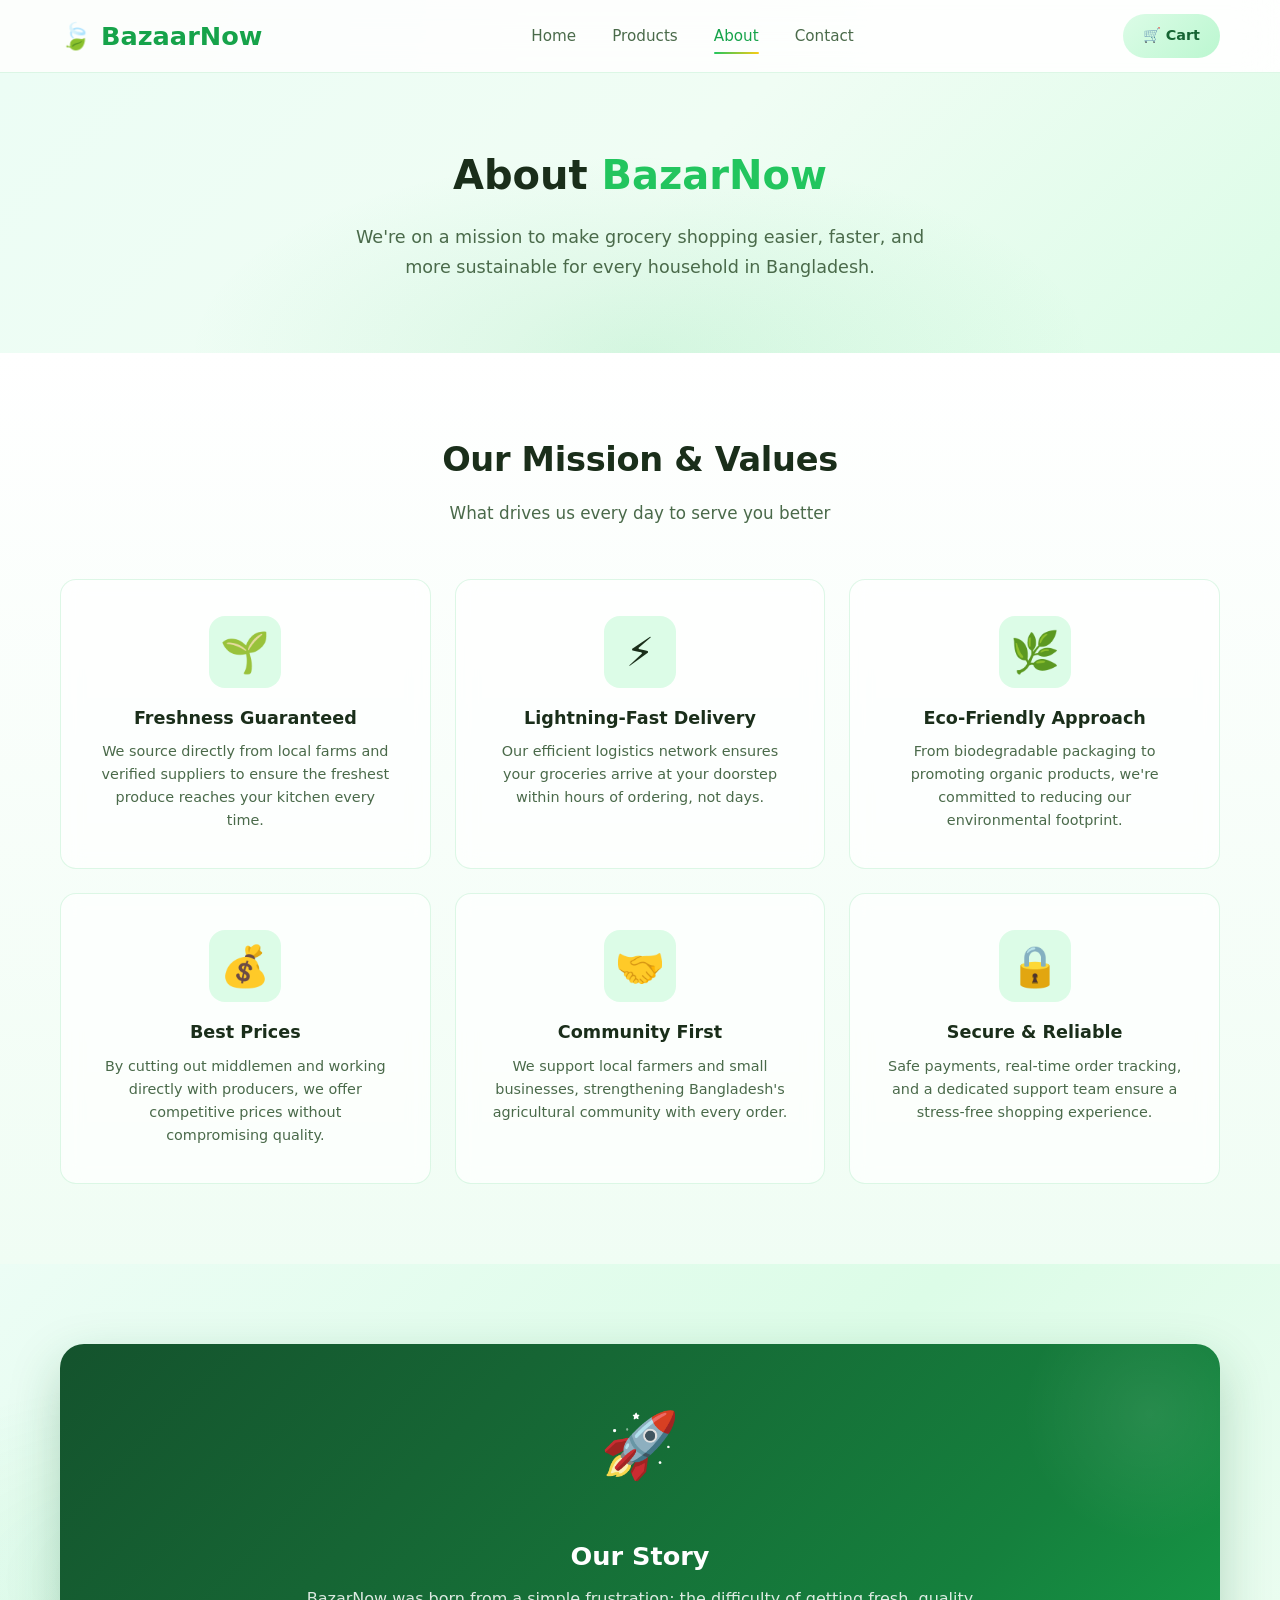
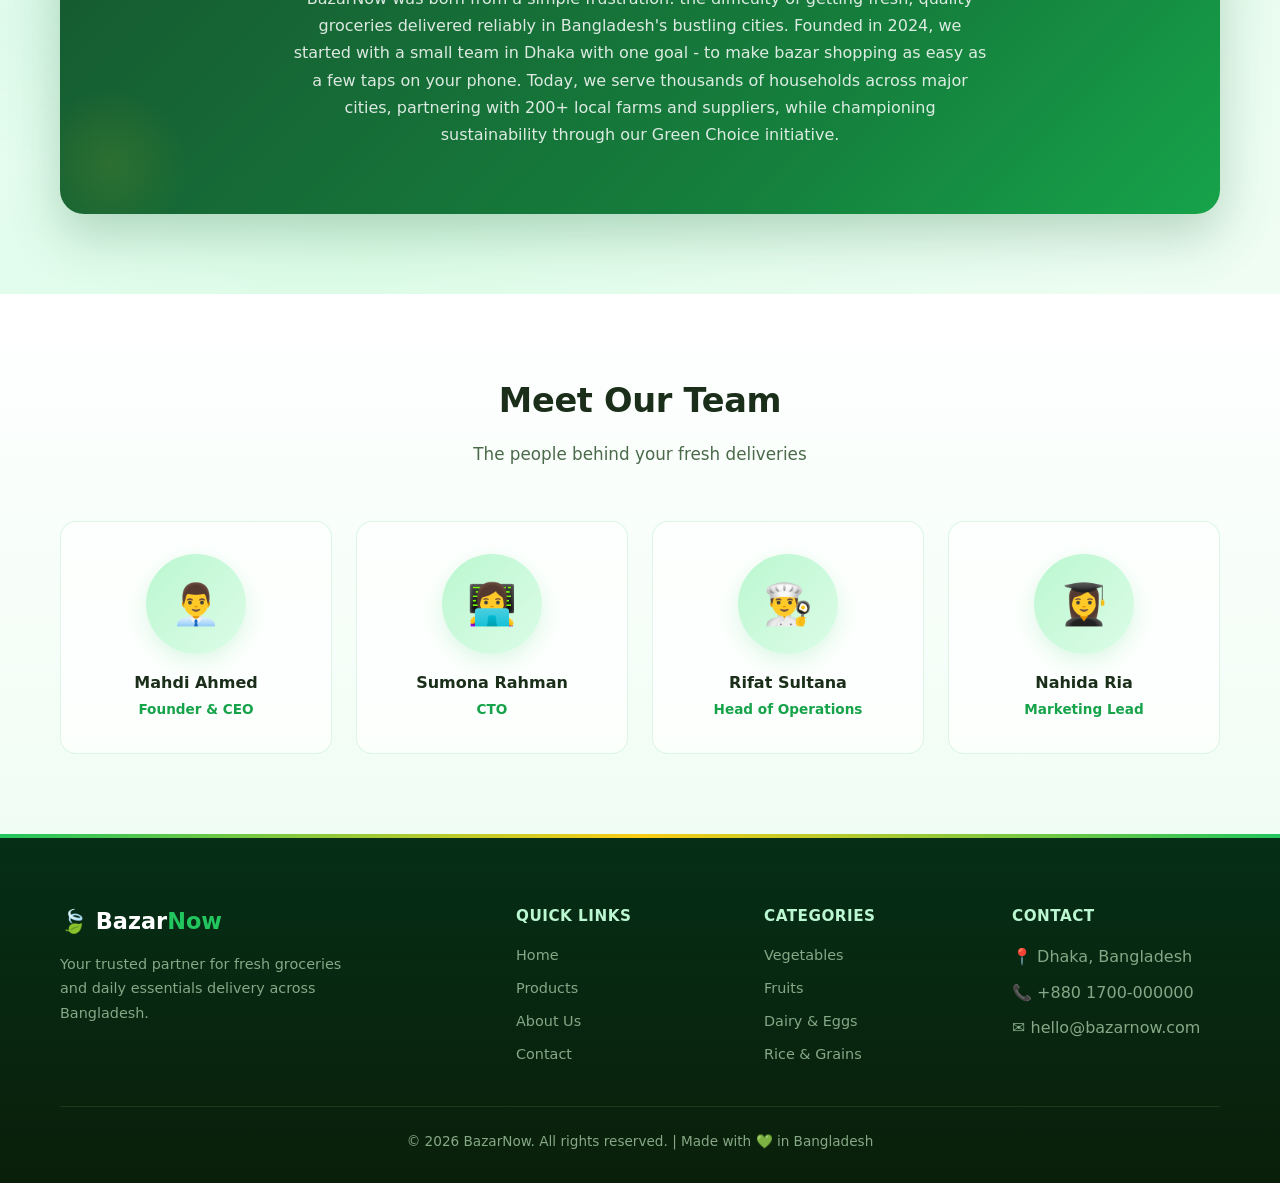
<file: about.html>
<!DOCTYPE html>
<html lang="en">
<head>
  <meta charset="UTF-8">
  <meta name="viewport" content="width=device-width, initial-scale=1.0">
  <title>About Us - BazarNow</title>
  <link rel="preconnect" href="https://fonts.googleapis.com">
  <link rel="preconnect" href="https://fonts.gstatic.com" crossorigin>
  <link href="https://fonts.googleapis.com/css2?family=Inter:wght@400;500;600;700&family=Plus+Jakarta+Sans:wght@600;700;800&display=swap" rel="stylesheet">
  <link rel="stylesheet" href="style.css">
</head>
<body>

  <!-- Navbar -->
  <nav class="navbar">
    <div class="container">
      <a href="index.html" class="navbar__logo">&#127811; BazaarNow</a>
      <div class="navbar__links">
        <a href="index.html">Home</a>
        <a href="products.html">Products</a>
        <a href="about.html" class="active">About</a>
        <a href="contact.html">Contact</a>
      </div>
      <div style="display:flex;align-items:center;gap:16px;">
        <a href="cart.html" class="navbar__cart">
          &#128722; Cart
          <span class="navbar__cart-count">0</span>
        </a>
        <button class="hamburger" onclick="toggleNav()">
          <span></span><span></span><span></span>
        </button>
      </div>
    </div>
  </nav>

  <!-- About Hero -->
  <section class="about-hero">
    <div class="container">
      <h1 class="about-hero__title">About <span style="color:var(--primary);">BazarNow</span></h1>
      <p class="about-hero__text">We're on a mission to make grocery shopping easier, faster, and more sustainable for every household in Bangladesh.</p>
    </div>
  </section>

  <!-- Mission & Values -->
  <section class="section section--white">
    <div class="container">
      <div class="section__header">
        <h2 class="section__title">Our Mission & Values</h2>
        <p class="section__subtitle">What drives us every day to serve you better</p>
      </div>
      <div class="about-grid">
        <div class="about-card">
          <div class="about-card__icon">&#127793;</div>
          <h4 class="about-card__title">Freshness Guaranteed</h4>
          <p class="about-card__text">We source directly from local farms and verified suppliers to ensure the freshest produce reaches your kitchen every time.</p>
        </div>
        <div class="about-card">
          <div class="about-card__icon">&#9889;</div>
          <h4 class="about-card__title">Lightning-Fast Delivery</h4>
          <p class="about-card__text">Our efficient logistics network ensures your groceries arrive at your doorstep within hours of ordering, not days.</p>
        </div>
        <div class="about-card">
          <div class="about-card__icon">&#127807;</div>
          <h4 class="about-card__title">Eco-Friendly Approach</h4>
          <p class="about-card__text">From biodegradable packaging to promoting organic products, we're committed to reducing our environmental footprint.</p>
        </div>
        <div class="about-card">
          <div class="about-card__icon">&#128176;</div>
          <h4 class="about-card__title">Best Prices</h4>
          <p class="about-card__text">By cutting out middlemen and working directly with producers, we offer competitive prices without compromising quality.</p>
        </div>
        <div class="about-card">
          <div class="about-card__icon">&#129309;</div>
          <h4 class="about-card__title">Community First</h4>
          <p class="about-card__text">We support local farmers and small businesses, strengthening Bangladesh's agricultural community with every order.</p>
        </div>
        <div class="about-card">
          <div class="about-card__icon">&#128274;</div>
          <h4 class="about-card__title">Secure & Reliable</h4>
          <p class="about-card__text">Safe payments, real-time order tracking, and a dedicated support team ensure a stress-free shopping experience.</p>
        </div>
      </div>
    </div>
  </section>

  <!-- Our Story -->
  <section class="section section--green">
    <div class="container">
      <div class="green-banner" style="flex-direction:column;text-align:center;">
        <div class="green-banner__icon">&#128640;</div>
        <div>
          <h3 class="green-banner__title">Our Story</h3>
          <p class="green-banner__text" style="max-width:700px;margin:0 auto 16px;">
            BazarNow was born from a simple frustration: the difficulty of getting fresh, quality groceries delivered reliably in Bangladesh's bustling cities. Founded in 2024, we started with a small team in Dhaka with one goal - to make bazar shopping as easy as a few taps on your phone. Today, we serve thousands of households across major cities, partnering with 200+ local farms and suppliers, while championing sustainability through our Green Choice initiative.
          </p>
        </div>
      </div>
    </div>
  </section>

  <!-- Team -->
  <section class="section section--white">
    <div class="container">
      <div class="section__header">
        <h2 class="section__title">Meet Our Team</h2>
        <p class="section__subtitle">The people behind your fresh deliveries</p>
      </div>
      <div class="team-grid">
        <div class="team-card">
          <div class="team-card__avatar">&#128104;&#8205;&#128188;</div>
          <h4 class="team-card__name">Mahdi Ahmed</h4>
          <p class="team-card__role">Founder & CEO</p>
        </div>
        <div class="team-card">
          <div class="team-card__avatar">&#128105;&#8205;&#128187;</div>
          <h4 class="team-card__name">Sumona Rahman</h4>
          <p class="team-card__role">CTO</p>
        </div>
        <div class="team-card">
          <div class="team-card__avatar">&#128104;&#8205;&#127859;</div>
          <h4 class="team-card__name">Rifat Sultana</h4>
          <p class="team-card__role">Head of Operations</p>
        </div>
        <div class="team-card">
          <div class="team-card__avatar">&#128105;&#8205;&#127891;</div>
          <h4 class="team-card__name">Nahida Ria</h4>
          <p class="team-card__role">Marketing Lead</p>
        </div>
      </div>
    </div>
  </section>

  <!-- Footer -->
  <footer class="footer">
    <div class="container">
      <div class="footer-grid">
        <div>
          <div class="footer__brand-name">&#127811; Bazar<span>Now</span></div>
          <p class="footer__brand-text">Your trusted partner for fresh groceries and daily essentials delivery across Bangladesh.</p>
        </div>
        <div>
          <div class="footer__heading">Quick Links</div>
          <div class="footer__links">
            <a href="index.html">Home</a>
            <a href="products.html">Products</a>
            <a href="about.html">About Us</a>
            <a href="contact.html">Contact</a>
          </div>
        </div>
        <div>
          <div class="footer__heading">Categories</div>
          <div class="footer__links">
            <a href="products.html?category=vegetables">Vegetables</a>
            <a href="products.html?category=fruits">Fruits</a>
            <a href="products.html?category=dairy">Dairy & Eggs</a>
            <a href="products.html?category=rice">Rice & Grains</a>
          </div>
        </div>
        <div>
          <div class="footer__heading">Contact</div>
          <div class="footer__links">
            <span>&#128205; Dhaka, Bangladesh</span>
            <span>&#128222; +880 1700-000000</span>
            <span>&#9993; hello@bazarnow.com</span>
          </div>
        </div>
      </div>
      <div class="footer__bottom">
        &copy; 2026 BazarNow. All rights reserved. | Made with &#128154; in Bangladesh
      </div>
    </div>
  </footer>

  <script src="app.js"></script>
</body>
</html>
</file>
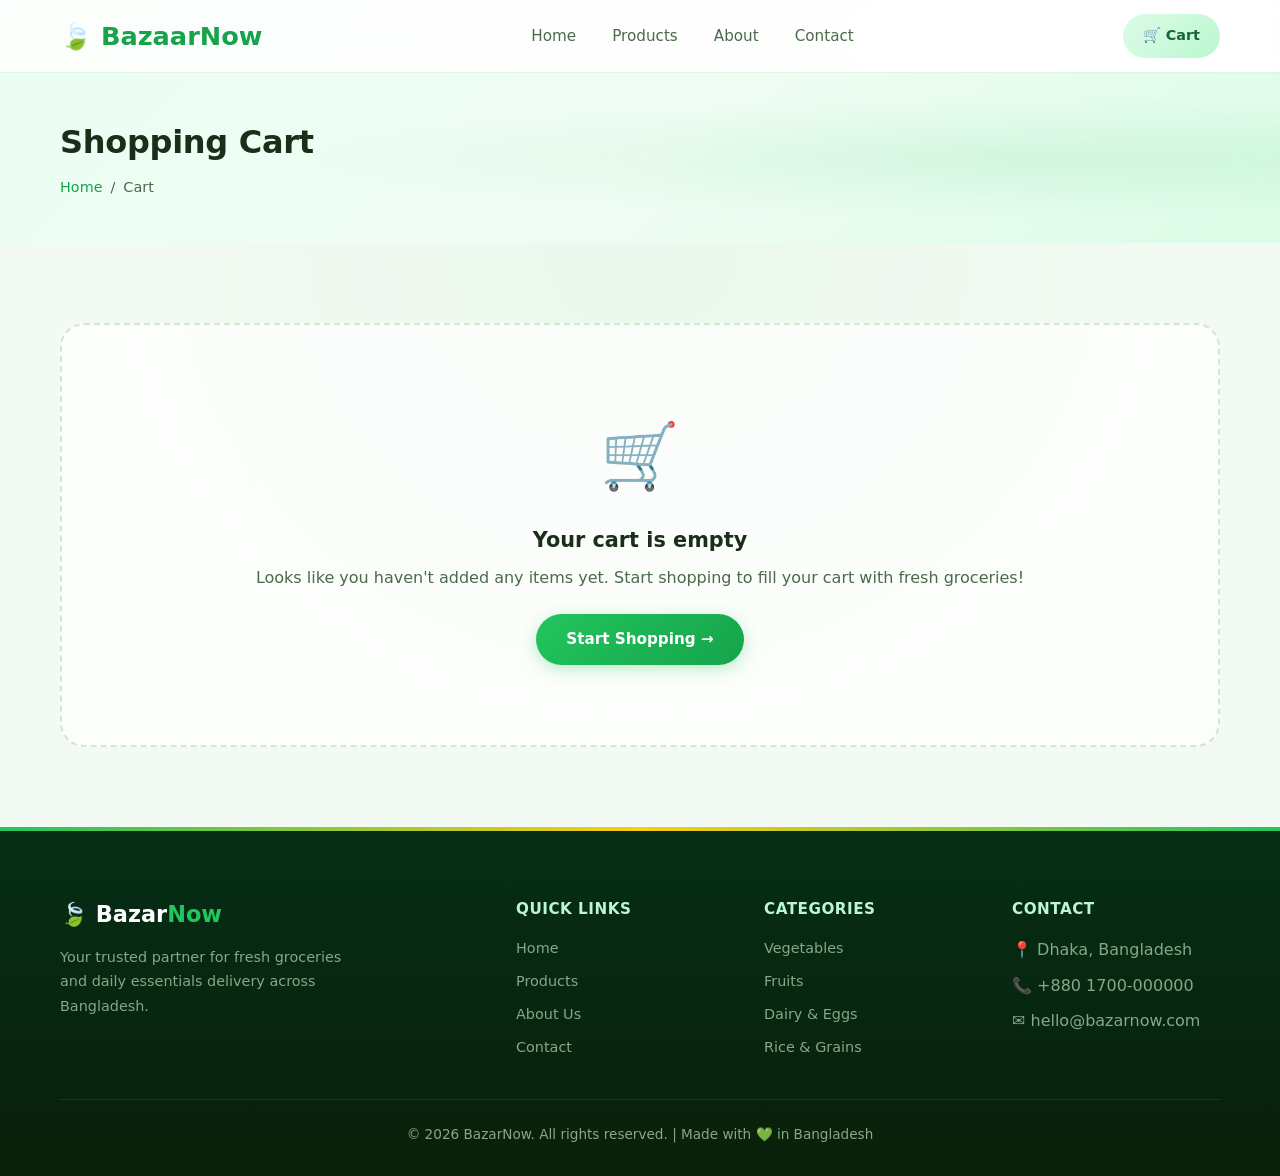
<file: cart.html>
<!DOCTYPE html>
<html lang="en">
<head>
  <meta charset="UTF-8">
  <meta name="viewport" content="width=device-width, initial-scale=1.0">
  <title>Cart - BazarNow</title>
  <link rel="preconnect" href="https://fonts.googleapis.com">
  <link rel="preconnect" href="https://fonts.gstatic.com" crossorigin>
  <link href="https://fonts.googleapis.com/css2?family=Inter:wght@400;500;600;700&family=Plus+Jakarta+Sans:wght@600;700;800&display=swap" rel="stylesheet">
  <link rel="stylesheet" href="style.css">
</head>
<body>

  <!-- Navbar -->
  <nav class="navbar">
    <div class="container">
      <a href="index.html" class="navbar__logo">&#127811; BazaarNow</a>
      <div class="navbar__links">
        <a href="index.html">Home</a>
        <a href="products.html">Products</a>
        <a href="about.html">About</a>
        <a href="contact.html">Contact</a>
      </div>
      <div style="display:flex;align-items:center;gap:16px;">
        <a href="cart.html" class="navbar__cart">
          &#128722; Cart
          <span class="navbar__cart-count">0</span>
        </a>
        <button class="hamburger" onclick="toggleNav()">
          <span></span><span></span><span></span>
        </button>
      </div>
    </div>
  </nav>

  <!-- Page Header -->
  <section class="page-header">
    <div class="container">
      <h1 class="page-header__title">Shopping Cart</h1>
      <div class="page-header__breadcrumb">
        <a href="index.html">Home</a> <span>/</span> <span>Cart</span>
      </div>
    </div>
  </section>

  <!-- Cart -->
  <section class="section section--gray">
    <div class="container">
      <!-- Empty State -->
      <div class="cart-empty" id="cart-empty" style="display:none;">
        <div class="cart-empty__icon">&#128722;</div>
        <h3 class="cart-empty__title">Your cart is empty</h3>
        <p class="cart-empty__text">Looks like you haven't added any items yet. Start shopping to fill your cart with fresh groceries!</p>
        <a href="products.html" class="btn btn--primary">Start Shopping &#8594;</a>
      </div>

      <!-- Cart Content -->
      <div class="cart-layout" id="cart-content">
        <div class="cart-items" id="cart-items"></div>
        <div class="cart-summary">
          <div class="cart-summary__title">Order Summary</div>
          <div id="cart-summary-content"></div>
        </div>
      </div>
    </div>
  </section>

  <!-- Footer -->
  <footer class="footer">
    <div class="container">
      <div class="footer-grid">
        <div>
          <div class="footer__brand-name">&#127811; Bazar<span>Now</span></div>
          <p class="footer__brand-text">Your trusted partner for fresh groceries and daily essentials delivery across Bangladesh.</p>
        </div>
        <div>
          <div class="footer__heading">Quick Links</div>
          <div class="footer__links">
            <a href="index.html">Home</a>
            <a href="products.html">Products</a>
            <a href="about.html">About Us</a>
            <a href="contact.html">Contact</a>
          </div>
        </div>
        <div>
          <div class="footer__heading">Categories</div>
          <div class="footer__links">
            <a href="products.html?category=vegetables">Vegetables</a>
            <a href="products.html?category=fruits">Fruits</a>
            <a href="products.html?category=dairy">Dairy & Eggs</a>
            <a href="products.html?category=rice">Rice & Grains</a>
          </div>
        </div>
        <div>
          <div class="footer__heading">Contact</div>
          <div class="footer__links">
            <span>&#128205; Dhaka, Bangladesh</span>
            <span>&#128222; +880 1700-000000</span>
            <span>&#9993; hello@bazarnow.com</span>
          </div>
        </div>
      </div>
      <div class="footer__bottom">
        &copy; 2026 BazarNow. All rights reserved. | Made with &#128154; in Bangladesh
      </div>
    </div>
  </footer>

  <script src="app.js"></script>
</body>
</html>
</file>
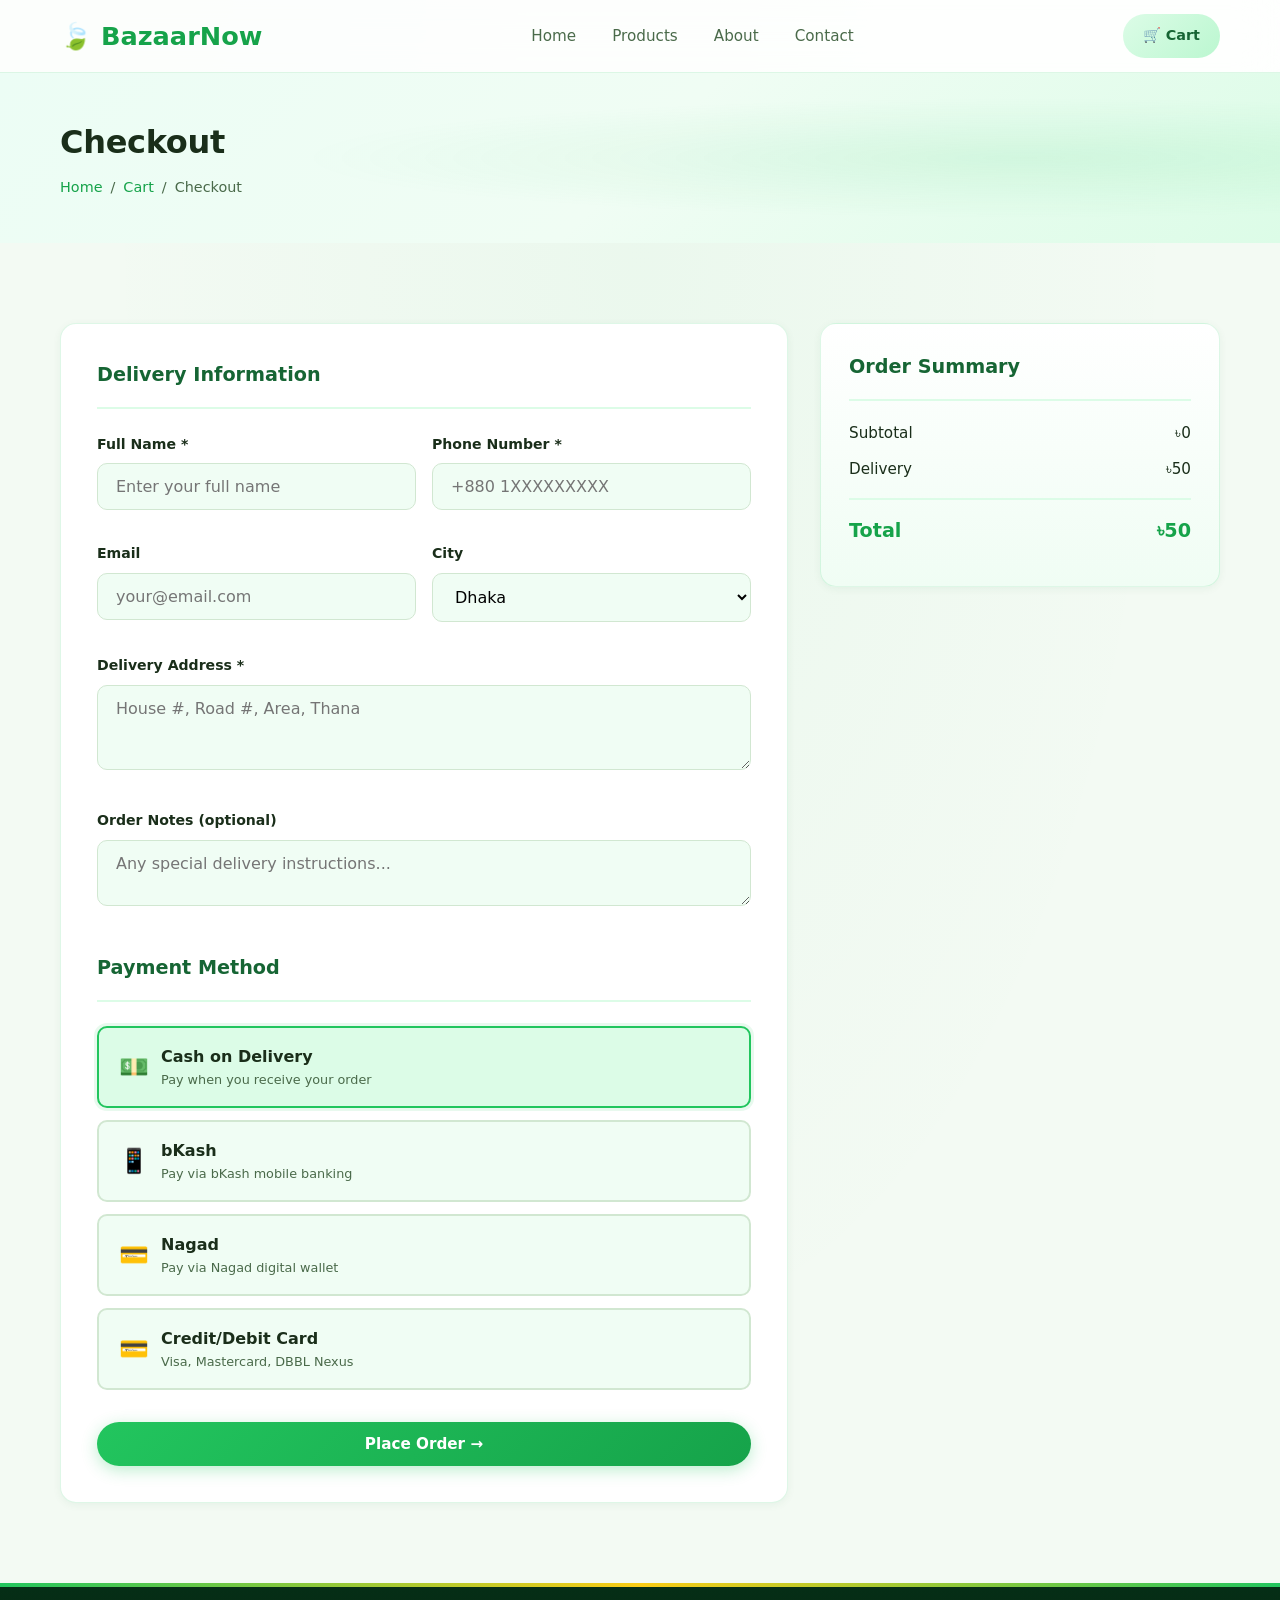
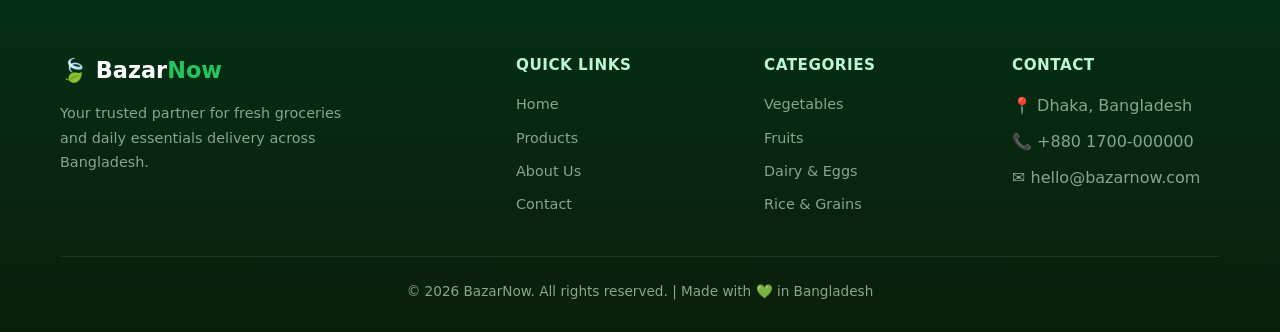
<file: checkout.html>
<!DOCTYPE html>
<html lang="en">
<head>
  <meta charset="UTF-8">
  <meta name="viewport" content="width=device-width, initial-scale=1.0">
  <title>Checkout - BazarNow</title>
  <link rel="preconnect" href="https://fonts.googleapis.com">
  <link rel="preconnect" href="https://fonts.gstatic.com" crossorigin>
  <link href="https://fonts.googleapis.com/css2?family=Inter:wght@400;500;600;700&family=Plus+Jakarta+Sans:wght@600;700;800&display=swap" rel="stylesheet">
  <link rel="stylesheet" href="style.css">
</head>
<body>

  <!-- Navbar -->
  <nav class="navbar">
    <div class="container">
      <a href="index.html" class="navbar__logo">&#127811; BazaarNow</a>
      <div class="navbar__links">
        <a href="index.html">Home</a>
        <a href="products.html">Products</a>
        <a href="about.html">About</a>
        <a href="contact.html">Contact</a>
      </div>
      <div style="display:flex;align-items:center;gap:16px;">
        <a href="cart.html" class="navbar__cart">
          &#128722; Cart
          <span class="navbar__cart-count">0</span>
        </a>
        <button class="hamburger" onclick="toggleNav()">
          <span></span><span></span><span></span>
        </button>
      </div>
    </div>
  </nav>

  <!-- Page Header -->
  <section class="page-header">
    <div class="container">
      <h1 class="page-header__title">Checkout</h1>
      <div class="page-header__breadcrumb">
        <a href="index.html">Home</a> <span>/</span> <a href="cart.html">Cart</a> <span>/</span> <span>Checkout</span>
      </div>
    </div>
  </section>

  <!-- Checkout -->
  <section class="section section--gray">
    <div class="container">
      <div class="checkout-layout">
        <!-- Form -->
        <form class="checkout-form" id="checkout-form">
          <div class="checkout-form__title">Delivery Information</div>
          <div class="form-grid">
            <div class="form-group">
              <label for="c-name">Full Name *</label>
              <input type="text" id="c-name" placeholder="Enter your full name" required>
            </div>
            <div class="form-group">
              <label for="c-phone">Phone Number *</label>
              <input type="tel" id="c-phone" placeholder="+880 1XXXXXXXXX" required>
            </div>
            <div class="form-group">
              <label for="c-email">Email</label>
              <input type="email" id="c-email" placeholder="your@email.com">
            </div>
            <div class="form-group">
              <label for="c-city">City</label>
              <select id="c-city">
                <option>Dhaka</option>
                <option>Chattogram</option>
                <option>Sylhet</option>
                <option>Rajshahi</option>
                <option>Khulna</option>
              </select>
            </div>
            <div class="form-group form-group--full">
              <label for="c-address">Delivery Address *</label>
              <textarea id="c-address" rows="3" placeholder="House #, Road #, Area, Thana" required></textarea>
            </div>
            <div class="form-group form-group--full">
              <label for="c-notes">Order Notes (optional)</label>
              <textarea id="c-notes" rows="2" placeholder="Any special delivery instructions..."></textarea>
            </div>
          </div>

          <div class="checkout-form__title" style="margin-top:24px;">Payment Method</div>
          <div class="payment-methods">
            <label class="payment-method active">
              <input type="radio" name="payment" value="cod" checked style="display:none;">
              <div class="payment-method__icon">&#128181;</div>
              <div>
                <div class="payment-method__name">Cash on Delivery</div>
                <div class="payment-method__desc">Pay when you receive your order</div>
              </div>
            </label>
            <label class="payment-method">
              <input type="radio" name="payment" value="bkash" style="display:none;">
              <div class="payment-method__icon">&#128241;</div>
              <div>
                <div class="payment-method__name">bKash</div>
                <div class="payment-method__desc">Pay via bKash mobile banking</div>
              </div>
            </label>
            <label class="payment-method">
              <input type="radio" name="payment" value="nagad" style="display:none;">
              <div class="payment-method__icon">&#128179;</div>
              <div>
                <div class="payment-method__name">Nagad</div>
                <div class="payment-method__desc">Pay via Nagad digital wallet</div>
              </div>
            </label>
            <label class="payment-method">
              <input type="radio" name="payment" value="card" style="display:none;">
              <div class="payment-method__icon">&#128179;</div>
              <div>
                <div class="payment-method__name">Credit/Debit Card</div>
                <div class="payment-method__desc">Visa, Mastercard, DBBL Nexus</div>
              </div>
            </label>
          </div>

          <button type="submit" class="btn btn--primary btn--full" style="margin-top:12px;">Place Order &#8594;</button>
        </form>

        <!-- Order Summary -->
        <div class="order-summary">
          <div class="order-summary__title">Order Summary</div>
          <div id="checkout-items"></div>
          <div id="checkout-total" style="margin-top:16px;"></div>
        </div>
      </div>
    </div>
  </section>

  <!-- Success Modal -->
  <div class="modal-overlay" id="success-modal">
    <div class="modal">
      <div class="modal__icon">&#127881;</div>
      <h3 class="modal__title">Order Placed Successfully!</h3>
      <p class="modal__text">Thank you for shopping with BazarNow. Your order has been confirmed.</p>
      <div class="modal__order-id" id="order-id"></div>
      <p class="modal__text" style="font-size:0.85rem;">You will receive a confirmation SMS shortly.</p>
      <button class="btn btn--primary" onclick="closeModal()" style="margin-top:16px;">Back to Home &#8594;</button>
    </div>
  </div>

  <!-- Footer -->
  <footer class="footer">
    <div class="container">
      <div class="footer-grid">
        <div>
          <div class="footer__brand-name">&#127811; Bazar<span>Now</span></div>
          <p class="footer__brand-text">Your trusted partner for fresh groceries and daily essentials delivery across Bangladesh.</p>
        </div>
        <div>
          <div class="footer__heading">Quick Links</div>
          <div class="footer__links">
            <a href="index.html">Home</a>
            <a href="products.html">Products</a>
            <a href="about.html">About Us</a>
            <a href="contact.html">Contact</a>
          </div>
        </div>
        <div>
          <div class="footer__heading">Categories</div>
          <div class="footer__links">
            <a href="products.html?category=vegetables">Vegetables</a>
            <a href="products.html?category=fruits">Fruits</a>
            <a href="products.html?category=dairy">Dairy & Eggs</a>
            <a href="products.html?category=rice">Rice & Grains</a>
          </div>
        </div>
        <div>
          <div class="footer__heading">Contact</div>
          <div class="footer__links">
            <span>&#128205; Dhaka, Bangladesh</span>
            <span>&#128222; +880 1700-000000</span>
            <span>&#9993; hello@bazarnow.com</span>
          </div>
        </div>
      </div>
      <div class="footer__bottom">
        &copy; 2026 BazarNow. All rights reserved. | Made with &#128154; in Bangladesh
      </div>
    </div>
  </footer>

  <script src="app.js"></script>
</body>
</html>
</file>
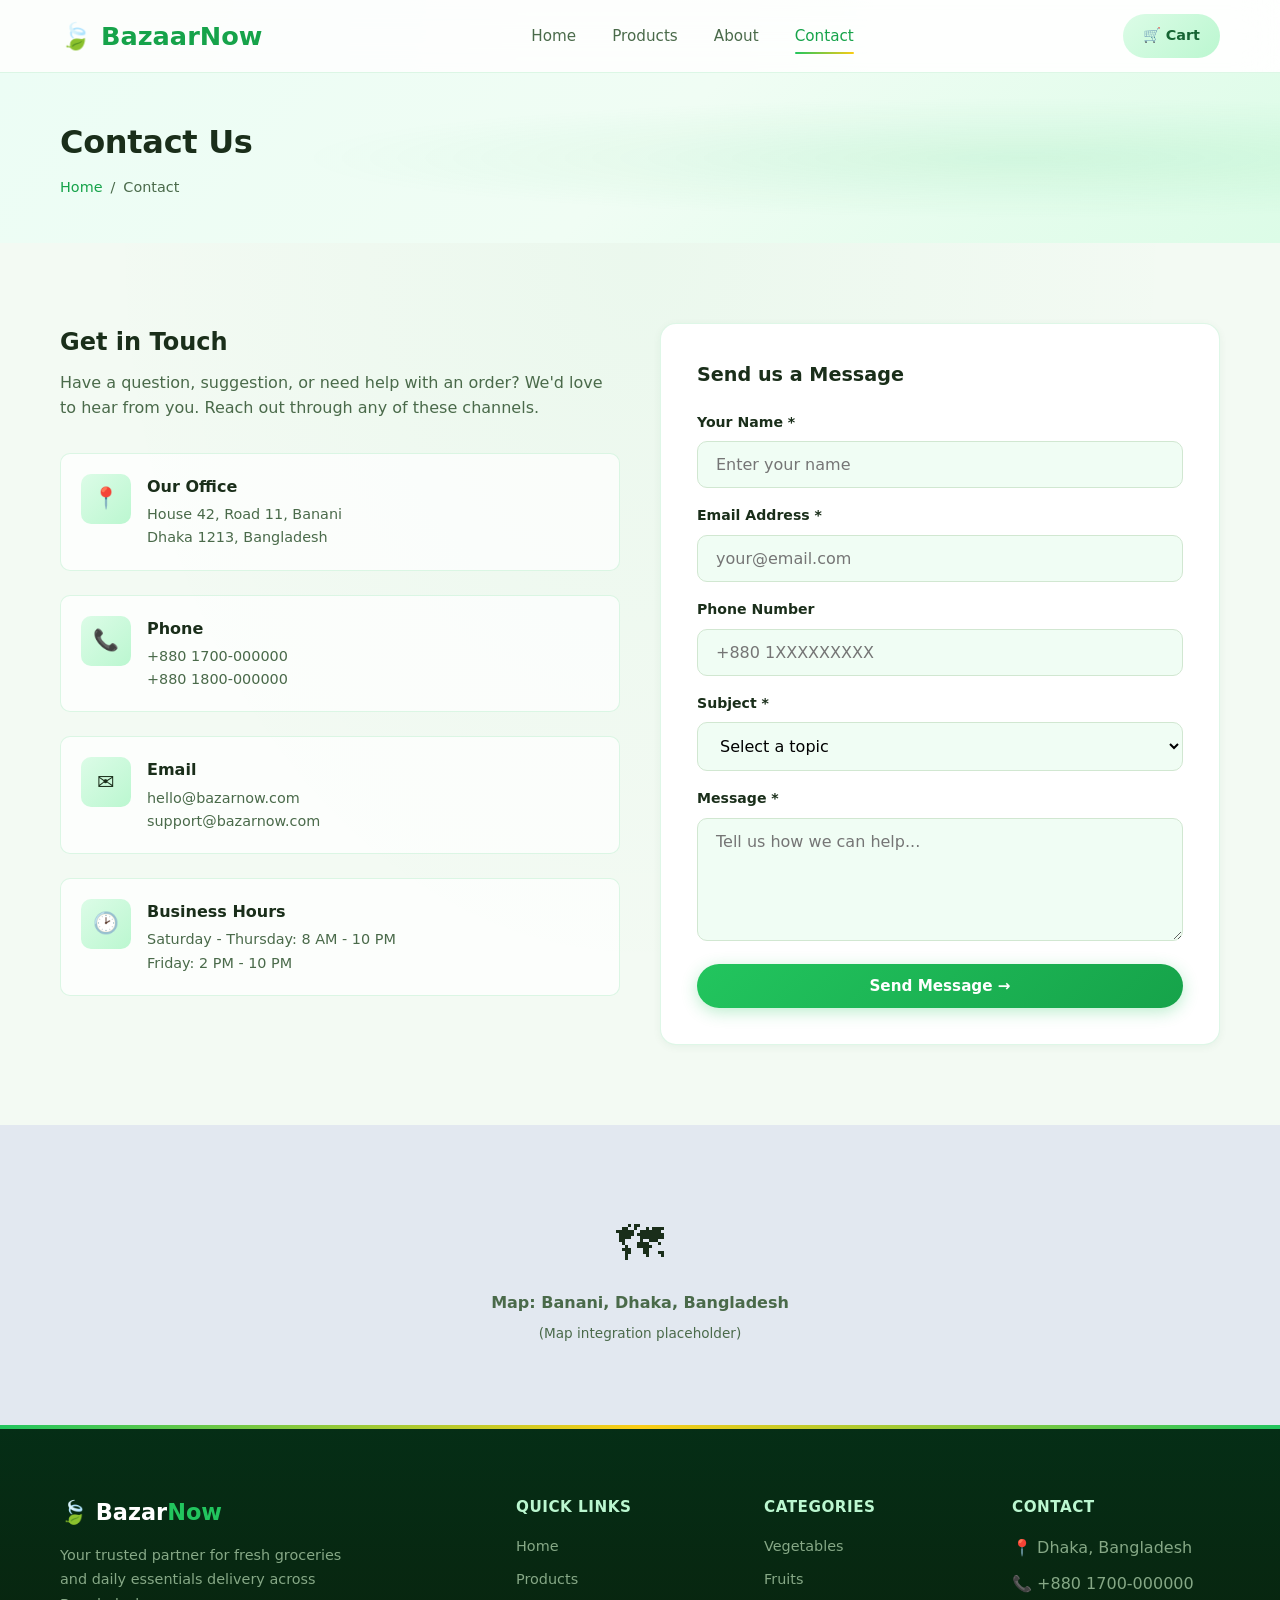
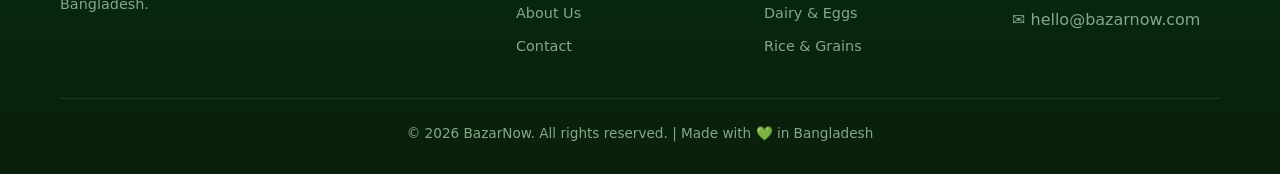
<file: contact.html>
<!DOCTYPE html>
<html lang="en">
<head>
  <meta charset="UTF-8">
  <meta name="viewport" content="width=device-width, initial-scale=1.0">
  <title>Contact Us - BazarNow</title>
  <link rel="preconnect" href="https://fonts.googleapis.com">
  <link rel="preconnect" href="https://fonts.gstatic.com" crossorigin>
  <link href="https://fonts.googleapis.com/css2?family=Inter:wght@400;500;600;700&family=Plus+Jakarta+Sans:wght@600;700;800&display=swap" rel="stylesheet">
  <link rel="stylesheet" href="style.css">
</head>
<body>

  <!-- Navbar -->
  <nav class="navbar">
    <div class="container">
      <a href="index.html" class="navbar__logo">&#127811; BazaarNow</a>
      <div class="navbar__links">
        <a href="index.html">Home</a>
        <a href="products.html">Products</a>
        <a href="about.html">About</a>
        <a href="contact.html" class="active">Contact</a>
      </div>
      <div style="display:flex;align-items:center;gap:16px;">
        <a href="cart.html" class="navbar__cart">
          &#128722; Cart
          <span class="navbar__cart-count">0</span>
        </a>
        <button class="hamburger" onclick="toggleNav()">
          <span></span><span></span><span></span>
        </button>
      </div>
    </div>
  </nav>

  <!-- Page Header -->
  <section class="page-header">
    <div class="container">
      <h1 class="page-header__title">Contact Us</h1>
      <div class="page-header__breadcrumb">
        <a href="index.html">Home</a> <span>/</span> <span>Contact</span>
      </div>
    </div>
  </section>

  <!-- Contact -->
  <section class="section section--gray">
    <div class="container">
      <div class="contact-layout">
        <!-- Contact Info -->
        <div>
          <h2 style="font-size:1.5rem;font-weight:800;margin-bottom:8px;">Get in Touch</h2>
          <p style="color:var(--text-light);margin-bottom:32px;">Have a question, suggestion, or need help with an order? We'd love to hear from you. Reach out through any of these channels.</p>

          <div class="contact-info">
            <div class="contact-info-card">
              <div class="contact-info-card__icon">&#128205;</div>
              <div>
                <div class="contact-info-card__title">Our Office</div>
                <div class="contact-info-card__text">House 42, Road 11, Banani<br>Dhaka 1213, Bangladesh</div>
              </div>
            </div>
            <div class="contact-info-card">
              <div class="contact-info-card__icon">&#128222;</div>
              <div>
                <div class="contact-info-card__title">Phone</div>
                <div class="contact-info-card__text">+880 1700-000000<br>+880 1800-000000</div>
              </div>
            </div>
            <div class="contact-info-card">
              <div class="contact-info-card__icon">&#9993;</div>
              <div>
                <div class="contact-info-card__title">Email</div>
                <div class="contact-info-card__text">hello@bazarnow.com<br>support@bazarnow.com</div>
              </div>
            </div>
            <div class="contact-info-card">
              <div class="contact-info-card__icon">&#128337;</div>
              <div>
                <div class="contact-info-card__title">Business Hours</div>
                <div class="contact-info-card__text">Saturday - Thursday: 8 AM - 10 PM<br>Friday: 2 PM - 10 PM</div>
              </div>
            </div>
          </div>
        </div>

        <!-- Contact Form -->
        <form class="contact-form" id="contact-form">
          <h3 style="font-size:1.2rem;font-weight:700;margin-bottom:20px;">Send us a Message</h3>
          <div class="form-group">
            <label for="cf-name">Your Name *</label>
            <input type="text" id="cf-name" placeholder="Enter your name" required>
          </div>
          <div class="form-group">
            <label for="cf-email">Email Address *</label>
            <input type="email" id="cf-email" placeholder="your@email.com" required>
          </div>
          <div class="form-group">
            <label for="cf-phone">Phone Number</label>
            <input type="tel" id="cf-phone" placeholder="+880 1XXXXXXXXX">
          </div>
          <div class="form-group">
            <label for="cf-subject">Subject *</label>
            <select id="cf-subject" required>
              <option value="">Select a topic</option>
              <option>Order Issue</option>
              <option>Product Inquiry</option>
              <option>Delivery Question</option>
              <option>Feedback</option>
              <option>Partnership</option>
              <option>Other</option>
            </select>
          </div>
          <div class="form-group">
            <label for="cf-message">Message *</label>
            <textarea id="cf-message" rows="5" placeholder="Tell us how we can help..." required></textarea>
          </div>
          <button type="submit" class="btn btn--primary btn--full">Send Message &#8594;</button>
        </form>
      </div>
    </div>
  </section>

  <!-- Map placeholder -->
  <section class="section section--white" style="padding:0;">
    <div style="background:#e2e8f0;height:300px;display:flex;align-items:center;justify-content:center;flex-direction:column;gap:8px;">
      <span style="font-size:3rem;">&#128506;</span>
      <span style="font-weight:600;color:var(--text-light);">Map: Banani, Dhaka, Bangladesh</span>
      <span style="font-size:0.85rem;color:var(--text-light);">(Map integration placeholder)</span>
    </div>
  </section>

  <!-- Footer -->
  <footer class="footer">
    <div class="container">
      <div class="footer-grid">
        <div>
          <div class="footer__brand-name">&#127811; Bazar<span>Now</span></div>
          <p class="footer__brand-text">Your trusted partner for fresh groceries and daily essentials delivery across Bangladesh.</p>
        </div>
        <div>
          <div class="footer__heading">Quick Links</div>
          <div class="footer__links">
            <a href="index.html">Home</a>
            <a href="products.html">Products</a>
            <a href="about.html">About Us</a>
            <a href="contact.html">Contact</a>
          </div>
        </div>
        <div>
          <div class="footer__heading">Categories</div>
          <div class="footer__links">
            <a href="products.html?category=vegetables">Vegetables</a>
            <a href="products.html?category=fruits">Fruits</a>
            <a href="products.html?category=dairy">Dairy & Eggs</a>
            <a href="products.html?category=rice">Rice & Grains</a>
          </div>
        </div>
        <div>
          <div class="footer__heading">Contact</div>
          <div class="footer__links">
            <span>&#128205; Dhaka, Bangladesh</span>
            <span>&#128222; +880 1700-000000</span>
            <span>&#9993; hello@bazarnow.com</span>
          </div>
        </div>
      </div>
      <div class="footer__bottom">
        &copy; 2026 BazarNow. All rights reserved. | Made with &#128154; in Bangladesh
      </div>
    </div>
  </footer>

  <script src="app.js"></script>
</body>
</html>
</file>
<file: style.css>
/* ===== Google Fonts (loaded via HTML) ===== */
/* Inter + Plus Jakarta Sans from Google Fonts */

/* ===== CSS Variables & Reset ===== */
:root {
  --primary: #22c55e;
  --primary-dark: #16a34a;
  --primary-deeper: #166534;
  --primary-light: #dcfce7;
  --primary-xlight: #f0fdf4;
  --accent: #facc15;
  --accent-dark: #eab308;
  --text: #1a2e1a;
  --text-light: #4a6a4a;
  --bg: #f3faf3;
  --white: #ffffff;
  --border: #d1e7d1;
  --shadow: 0 2px 8px rgba(22,101,52,0.06);
  --shadow-md: 0 8px 24px rgba(22,101,52,0.1);
  --shadow-lg: 0 16px 40px rgba(22,101,52,0.14);
  --shadow-glow: 0 0 30px rgba(34,197,94,0.15);
  --radius: 16px;
  --radius-sm: 10px;
  --radius-lg: 24px;
  --transition: all 0.3s cubic-bezier(0.4, 0, 0.2, 1);
  --max-width: 1200px;
  --glass: rgba(255,255,255,0.7);
  --glass-border: rgba(34,197,94,0.15);
}

*, *::before, *::after {
  margin: 0;
  padding: 0;
  box-sizing: border-box;
}

html {
  scroll-behavior: smooth;
}

body {
  font-family: 'Segoe UI', system-ui, -apple-system, sans-serif;
  color: var(--text);
  background: var(--bg);
  background-image:
    radial-gradient(ellipse at 0% 0%, rgba(34,197,94,0.06) 0%, transparent 50%),
    radial-gradient(ellipse at 100% 100%, rgba(34,197,94,0.05) 0%, transparent 50%);
  background-attachment: fixed;
  line-height: 1.6;
  min-height: 100vh;
}

a {
  text-decoration: none;
  color: inherit;
}

ul { list-style: none; }

img {
  max-width: 100%;
  display: block;
}

button {
  cursor: pointer;
  border: none;
  font-family: inherit;
}

input, select, textarea {
  font-family: inherit;
  font-size: inherit;
}

.container {
  max-width: var(--max-width);
  margin: 0 auto;
  padding: 0 20px;
}

/* ===== Navbar ===== */
.navbar {
  background: rgba(255,255,255,0.85);
  backdrop-filter: blur(20px);
  -webkit-backdrop-filter: blur(20px);
  border-bottom: 1px solid var(--glass-border);
  position: sticky;
  top: 0;
  z-index: 1000;
}

.navbar .container {
  display: flex;
  align-items: center;
  justify-content: space-between;
  height: 72px;
}

.navbar__logo {
  font-size: 1.6rem;
  font-weight: 800;
  color: var(--primary-dark);
  display: flex;
  align-items: center;
  gap: 8px;
}

.navbar__logo span {
  color: var(--text);
}

.navbar__links {
  display: flex;
  align-items: center;
  gap: 36px;
}

.navbar__links a {
  font-weight: 500;
  color: var(--text-light);
  transition: var(--transition);
  position: relative;
  padding: 6px 0;
  font-size: 0.95rem;
}

.navbar__links a:hover,
.navbar__links a.active {
  color: var(--primary-dark);
}

.navbar__links a.active::after {
  content: '';
  position: absolute;
  bottom: 0;
  left: 0;
  width: 100%;
  height: 2.5px;
  background: linear-gradient(90deg, var(--primary), var(--accent));
  border-radius: 2px;
}

.navbar__cart {
  position: relative;
  display: flex;
  align-items: center;
  gap: 6px;
  background: linear-gradient(135deg, var(--primary-light), #bbf7d0);
  padding: 10px 20px;
  border-radius: 50px;
  font-weight: 600;
  color: var(--primary-deeper);
  transition: var(--transition);
  font-size: 0.9rem;
}

.navbar__cart:hover {
  background: linear-gradient(135deg, var(--primary), var(--primary-dark));
  color: var(--white);
  box-shadow: var(--shadow-glow);
  transform: translateY(-1px);
}

.navbar__cart-count {
  background: var(--accent);
  color: var(--text);
  font-size: 0.7rem;
  font-weight: 700;
  width: 20px;
  height: 20px;
  border-radius: 50%;
  display: flex;
  align-items: center;
  justify-content: center;
  position: absolute;
  top: -4px;
  right: -4px;
  box-shadow: 0 2px 6px rgba(250,204,21,0.4);
}

.hamburger {
  display: none;
  flex-direction: column;
  gap: 5px;
  background: none;
  padding: 4px;
}

.hamburger span {
  width: 24px;
  height: 2px;
  background: var(--text);
  border-radius: 2px;
  transition: var(--transition);
}

/* ===== Hero Section ===== */
.hero {
  background:
    radial-gradient(ellipse at 20% 80%, rgba(34,197,94,0.12) 0%, transparent 50%),
    radial-gradient(ellipse at 80% 20%, rgba(250,204,21,0.08) 0%, transparent 50%),
    linear-gradient(160deg, #ecfdf5 0%, #f0fdf4 40%, #fefce8 100%);
  padding: 90px 0;
  position: relative;
  overflow: hidden;
}

.hero::before {
  content: '';
  position: absolute;
  top: -200px;
  right: -200px;
  width: 500px;
  height: 500px;
  background: radial-gradient(circle, rgba(34,197,94,0.08) 0%, transparent 60%);
  border-radius: 50%;
}

.hero .container {
  display: flex;
  align-items: center;
  gap: 60px;
  position: relative;
}

.hero__content {
  flex: 1;
}

.hero__badge {
  display: inline-flex;
  align-items: center;
  gap: 6px;
  background: rgba(34,197,94,0.12);
  color: var(--primary-deeper);
  padding: 8px 18px;
  border-radius: 50px;
  font-size: 0.82rem;
  font-weight: 600;
  margin-bottom: 24px;
  border: 1px solid rgba(34,197,94,0.2);
  backdrop-filter: blur(10px);
}

.hero__title {
  font-size: 3.4rem;
  font-weight: 800;
  line-height: 1.12;
  margin-bottom: 20px;
  color: var(--text);
  letter-spacing: -0.5px;
}

.hero__title span {
  background: linear-gradient(135deg, var(--primary-dark), var(--primary));
  -webkit-background-clip: text;
  -webkit-text-fill-color: transparent;
  background-clip: text;
}

.hero__subtitle {
  font-size: 1.15rem;
  color: var(--text-light);
  margin-bottom: 36px;
  max-width: 480px;
  line-height: 1.7;
}

.hero__actions {
  display: flex;
  gap: 16px;
  flex-wrap: wrap;
}

.hero__image {
  flex: 1;
  display: flex;
  justify-content: center;
}

.hero__image-frame {
  width: 420px;
  height: 420px;
  border-radius: 50%;
  overflow: hidden;
  box-shadow:
    0 20px 60px rgba(22,101,52,0.2),
    0 0 0 6px var(--white),
    0 0 0 10px rgba(34,197,94,0.2);
  flex-shrink: 0;
}

.hero__image-frame img {
  width: 100%;
  height: 100%;
  object-fit: cover;
  display: block;
}

/* ===== Buttons ===== */
.btn {
  display: inline-flex;
  align-items: center;
  gap: 8px;
  padding: 13px 30px;
  border-radius: 50px;
  font-weight: 600;
  font-size: 0.95rem;
  transition: var(--transition);
  position: relative;
  overflow: hidden;
}

.btn--primary {
  background: linear-gradient(135deg, var(--primary), var(--primary-dark));
  color: var(--white);
  box-shadow: 0 4px 16px rgba(34,197,94,0.3);
}

.btn--primary:hover {
  box-shadow: 0 6px 24px rgba(34,197,94,0.45);
  transform: translateY(-2px);
}

.btn--outline {
  border: 2px solid var(--primary);
  color: var(--primary-dark);
  background: transparent;
}

.btn--outline:hover {
  background: var(--primary);
  color: var(--white);
  transform: translateY(-2px);
  box-shadow: 0 4px 16px rgba(34,197,94,0.3);
}

.btn--accent {
  background: linear-gradient(135deg, var(--accent), var(--accent-dark));
  color: var(--text);
}

.btn--accent:hover {
  transform: translateY(-2px);
  box-shadow: 0 4px 16px rgba(250,204,21,0.4);
}

.btn--sm {
  padding: 8px 18px;
  font-size: 0.85rem;
}

.btn--full {
  width: 100%;
  justify-content: center;
}

/* ===== Stats Bar ===== */
.stats {
  background: linear-gradient(135deg, rgba(255,255,255,0.9), rgba(240,253,244,0.9));
  backdrop-filter: blur(10px);
  padding: 32px 0;
  border-bottom: 1px solid var(--glass-border);
}

.stats .container {
  display: flex;
  justify-content: center;
  gap: 60px;
}

.stats__item {
  text-align: center;
}

.stats__number {
  font-size: 2.2rem;
  font-weight: 800;
  background: linear-gradient(135deg, var(--primary-dark), var(--primary));
  -webkit-background-clip: text;
  -webkit-text-fill-color: transparent;
  background-clip: text;
}

.stats__label {
  font-size: 0.85rem;
  color: var(--text-light);
  margin-top: 4px;
  font-weight: 500;
}

/* ===== Section Titles ===== */
.section {
  padding: 80px 0;
}

.section--gray {
  background:
    radial-gradient(ellipse at 50% 0%, rgba(34,197,94,0.04) 0%, transparent 60%),
    var(--bg);
}

.section--white {
  background: linear-gradient(180deg, var(--white) 0%, var(--primary-xlight) 100%);
}

.section--green {
  background:
    radial-gradient(ellipse at 30% 50%, rgba(34,197,94,0.1) 0%, transparent 50%),
    linear-gradient(135deg, #ecfdf5 0%, #dcfce7 50%, #f0fdf4 100%);
}

.section__header {
  text-align: center;
  margin-bottom: 52px;
}

.section__title {
  font-size: 2.1rem;
  font-weight: 800;
  margin-bottom: 12px;
  letter-spacing: -0.3px;
}

.section__subtitle {
  color: var(--text-light);
  font-size: 1.05rem;
  max-width: 550px;
  margin: 0 auto;
  line-height: 1.7;
}

/* ===== Categories ===== */
.categories-grid {
  display: grid;
  grid-template-columns: repeat(auto-fill, minmax(150px, 1fr));
  gap: 20px;
}

.category-card {
  background: var(--glass);
  backdrop-filter: blur(10px);
  border: 1px solid var(--glass-border);
  border-radius: var(--radius);
  padding: 28px 16px;
  text-align: center;
  transition: var(--transition);
  cursor: pointer;
}

.category-card:hover {
  border-color: var(--primary);
  box-shadow: var(--shadow-md), var(--shadow-glow);
  transform: translateY(-6px);
  background: var(--white);
}

.category-card__image {
  width: 80px;
  height: 80px;
  border-radius: 50%;
  overflow: hidden;
  margin: 0 auto 12px;
  border: 3px solid var(--border);
  transition: var(--transition);
  box-shadow: var(--shadow);
}

.category-card__image img {
  width: 100%;
  height: 100%;
  object-fit: cover;
  display: block;
}

.category-card:hover .category-card__image {
  border-color: var(--primary);
  transform: scale(1.08);
  box-shadow: 0 0 0 4px rgba(34,197,94,0.15);
}

.category-card__name {
  font-weight: 600;
  font-size: 0.9rem;
}

.category-card__count {
  font-size: 0.78rem;
  color: var(--text-light);
  margin-top: 4px;
}

/* ===== Product Cards ===== */
.products-grid {
  display: grid;
  grid-template-columns: repeat(auto-fill, minmax(260px, 1fr));
  gap: 24px;
}

.product-card {
  background: var(--white);
  border: 1px solid var(--glass-border);
  border-radius: var(--radius);
  overflow: hidden;
  transition: var(--transition);
  box-shadow: var(--shadow);
}

.product-card:hover {
  box-shadow: var(--shadow-lg);
  transform: translateY(-6px);
  border-color: rgba(34,197,94,0.25);
}

.product-card__image {
  height: 200px;
  position: relative;
  overflow: hidden;
  background: linear-gradient(135deg, #f0fdf4, #ecfdf5);
}

.product-card__image img {
  width: 100%;
  height: 100%;
  object-fit: cover;
  transition: transform 0.5s cubic-bezier(0.4, 0, 0.2, 1);
  display: block;
}

.product-card:hover .product-card__image img {
  transform: scale(1.08);
}

.product-card__badge {
  position: absolute;
  top: 12px;
  left: 12px;
  padding: 5px 12px;
  border-radius: 50px;
  font-size: 0.72rem;
  font-weight: 700;
  text-transform: uppercase;
  letter-spacing: 0.3px;
  backdrop-filter: blur(8px);
  z-index: 1;
}

.badge--green {
  background: rgba(34,197,94,0.15);
  color: var(--primary-deeper);
  border: 1px solid rgba(34,197,94,0.25);
}

.badge--sale {
  background: rgba(239,68,68,0.1);
  color: #dc2626;
  border: 1px solid rgba(239,68,68,0.2);
}

.badge--new {
  background: rgba(37,99,235,0.1);
  color: #2563eb;
  border: 1px solid rgba(37,99,235,0.2);
}

.product-card__body {
  padding: 20px;
}

.product-card__category {
  font-size: 0.75rem;
  color: var(--primary-dark);
  text-transform: uppercase;
  letter-spacing: 0.8px;
  margin-bottom: 6px;
  font-weight: 600;
}

.product-card__name {
  font-size: 1.05rem;
  font-weight: 700;
  margin-bottom: 4px;
}

.product-card__weight {
  font-size: 0.82rem;
  color: var(--text-light);
  margin-bottom: 14px;
}

.product-card__footer {
  display: flex;
  align-items: center;
  justify-content: space-between;
}

.product-card__price {
  font-size: 1.2rem;
  font-weight: 800;
  color: var(--primary-dark);
}

.product-card__price .original {
  font-size: 0.82rem;
  color: var(--text-light);
  text-decoration: line-through;
  font-weight: 400;
  margin-left: 6px;
}

.product-card__add {
  width: 42px;
  height: 42px;
  border-radius: 50%;
  background: linear-gradient(135deg, var(--primary), var(--primary-dark));
  color: var(--white);
  font-size: 1.3rem;
  display: flex;
  align-items: center;
  justify-content: center;
  transition: var(--transition);
  box-shadow: 0 4px 12px rgba(34,197,94,0.3);
}

.product-card__add:hover {
  transform: scale(1.15) rotate(90deg);
  box-shadow: 0 6px 20px rgba(34,197,94,0.45);
}

/* ===== Green Choice Banner ===== */
.green-banner {
  background: linear-gradient(135deg, #14532d 0%, #166534 30%, #15803d 70%, #16a34a 100%);
  border-radius: var(--radius-lg);
  color: var(--white);
  padding: 50px;
  display: flex;
  align-items: center;
  gap: 40px;
  position: relative;
  overflow: hidden;
  box-shadow: 0 20px 50px rgba(22,101,52,0.25);
}

.green-banner::before {
  content: '';
  position: absolute;
  right: -80px;
  top: -80px;
  width: 300px;
  height: 300px;
  background: radial-gradient(circle, rgba(255,255,255,0.08) 0%, transparent 60%);
  border-radius: 50%;
}

.green-banner::after {
  content: '';
  position: absolute;
  left: -40px;
  bottom: -40px;
  width: 180px;
  height: 180px;
  background: radial-gradient(circle, rgba(250,204,21,0.1) 0%, transparent 60%);
  border-radius: 50%;
}

.green-banner__icon {
  font-size: 4rem;
  flex-shrink: 0;
  position: relative;
  z-index: 1;
}

.green-banner__title {
  font-size: 1.6rem;
  font-weight: 700;
  margin-bottom: 8px;
}

.green-banner__text {
  opacity: 0.85;
  margin-bottom: 16px;
  max-width: 500px;
  line-height: 1.7;
}

.green-banner .btn {
  background: var(--white);
  color: var(--primary-deeper);
  box-shadow: 0 4px 16px rgba(0,0,0,0.1);
}

.green-banner .btn:hover {
  background: var(--accent);
  color: var(--text);
  box-shadow: 0 4px 16px rgba(250,204,21,0.4);
}

/* ===== How It Works ===== */
.steps-grid {
  display: grid;
  grid-template-columns: repeat(auto-fit, minmax(220px, 1fr));
  gap: 32px;
  text-align: center;
}

.step-card {
  padding: 32px 24px;
  background: var(--glass);
  backdrop-filter: blur(10px);
  border-radius: var(--radius);
  border: 1px solid var(--glass-border);
  transition: var(--transition);
}

.step-card:hover {
  box-shadow: var(--shadow-md);
  transform: translateY(-4px);
}

.step-card__number {
  width: 64px;
  height: 64px;
  background: linear-gradient(135deg, var(--primary), var(--primary-dark));
  color: var(--white);
  border-radius: 50%;
  display: flex;
  align-items: center;
  justify-content: center;
  font-size: 1.5rem;
  font-weight: 800;
  margin: 0 auto 18px;
  box-shadow: 0 6px 20px rgba(34,197,94,0.3);
}

.step-card__title {
  font-weight: 700;
  font-size: 1.1rem;
  margin-bottom: 8px;
}

.step-card__text {
  font-size: 0.9rem;
  color: var(--text-light);
  line-height: 1.6;
}

/* ===== Products Page ===== */
.products-page {
  display: grid;
  grid-template-columns: 250px 1fr;
  gap: 32px;
  align-items: start;
}

.filter-sidebar {
  background: var(--glass);
  backdrop-filter: blur(10px);
  border: 1px solid var(--glass-border);
  border-radius: var(--radius);
  padding: 24px;
  position: sticky;
  top: 90px;
}

.filter-sidebar__title {
  font-size: 1.1rem;
  font-weight: 700;
  margin-bottom: 20px;
  padding-bottom: 12px;
  border-bottom: 2px solid var(--primary-light);
  color: var(--primary-deeper);
}

.filter-group {
  margin-bottom: 20px;
}

.filter-group__label {
  font-weight: 600;
  font-size: 0.9rem;
  margin-bottom: 10px;
  display: block;
  color: var(--primary-dark);
}

.filter-group label {
  display: flex;
  align-items: center;
  gap: 8px;
  padding: 7px 0;
  font-size: 0.9rem;
  color: var(--text-light);
  cursor: pointer;
  transition: var(--transition);
}

.filter-group label:hover {
  color: var(--primary-dark);
}

.filter-group input[type="checkbox"],
.filter-group input[type="radio"] {
  accent-color: var(--primary);
  width: 16px;
  height: 16px;
}

.search-bar {
  display: flex;
  gap: 12px;
  margin-bottom: 24px;
}

.search-bar__input {
  flex: 1;
  padding: 14px 24px;
  border: 1px solid var(--glass-border);
  border-radius: 50px;
  font-size: 0.95rem;
  outline: none;
  transition: var(--transition);
  background: var(--glass);
  backdrop-filter: blur(10px);
}

.search-bar__input:focus {
  border-color: var(--primary);
  box-shadow: 0 0 0 4px rgba(34,197,94,0.1);
  background: var(--white);
}

.sort-select {
  padding: 12px 24px;
  border: 1px solid var(--glass-border);
  border-radius: 50px;
  outline: none;
  font-size: 0.9rem;
  background: var(--glass);
  cursor: pointer;
  transition: var(--transition);
}

.sort-select:focus {
  border-color: var(--primary);
}

/* ===== Cart Page ===== */
.cart-layout {
  display: grid;
  grid-template-columns: 1fr 360px;
  gap: 32px;
  align-items: start;
}

.cart-items {
  display: flex;
  flex-direction: column;
  gap: 16px;
}

.cart-item {
  background: var(--white);
  border: 1px solid var(--glass-border);
  border-radius: var(--radius);
  padding: 20px;
  display: flex;
  align-items: center;
  gap: 20px;
  transition: var(--transition);
  box-shadow: var(--shadow);
}

.cart-item:hover {
  box-shadow: var(--shadow-md);
  transform: translateX(4px);
}

.cart-item__image {
  width: 80px;
  height: 80px;
  background: var(--primary-xlight);
  border-radius: var(--radius-sm);
  overflow: hidden;
  flex-shrink: 0;
  box-shadow: var(--shadow);
}

.cart-item__image img {
  width: 100%;
  height: 100%;
  object-fit: cover;
  display: block;
}

.cart-item__info {
  flex: 1;
}

.cart-item__name {
  font-weight: 700;
  margin-bottom: 2px;
}

.cart-item__weight {
  font-size: 0.82rem;
  color: var(--text-light);
}

.cart-item__qty {
  display: flex;
  align-items: center;
  gap: 12px;
}

.cart-item__qty button {
  width: 34px;
  height: 34px;
  border-radius: 50%;
  background: var(--primary-xlight);
  border: 1px solid var(--border);
  font-size: 1rem;
  display: flex;
  align-items: center;
  justify-content: center;
  transition: var(--transition);
}

.cart-item__qty button:hover {
  background: var(--primary);
  border-color: var(--primary);
  color: var(--white);
}

.cart-item__qty span {
  font-weight: 700;
  min-width: 24px;
  text-align: center;
}

.cart-item__price {
  font-weight: 800;
  color: var(--primary-dark);
  font-size: 1.1rem;
  min-width: 80px;
  text-align: right;
}

.cart-item__remove {
  background: none;
  color: var(--text-light);
  font-size: 1.2rem;
  padding: 4px;
  transition: var(--transition);
}

.cart-item__remove:hover {
  color: #dc2626;
  transform: scale(1.2);
}

/* ===== Cart Summary ===== */
.cart-summary {
  background: linear-gradient(180deg, var(--white), var(--primary-xlight));
  border: 1px solid var(--glass-border);
  border-radius: var(--radius);
  padding: 28px;
  position: sticky;
  top: 90px;
  box-shadow: var(--shadow);
}

.cart-summary__title {
  font-size: 1.2rem;
  font-weight: 700;
  margin-bottom: 20px;
  padding-bottom: 16px;
  border-bottom: 2px solid var(--primary-light);
  color: var(--primary-deeper);
}

.cart-summary__row {
  display: flex;
  justify-content: space-between;
  margin-bottom: 12px;
  font-size: 0.95rem;
}

.cart-summary__row.total {
  font-size: 1.2rem;
  font-weight: 800;
  margin-top: 16px;
  padding-top: 16px;
  border-top: 2px solid var(--primary-light);
  color: var(--primary-dark);
}

.cart-summary .btn {
  margin-top: 20px;
}

.cart-empty {
  text-align: center;
  padding: 80px 20px;
  background: var(--glass);
  border-radius: var(--radius-lg);
  border: 2px dashed var(--border);
}

.cart-empty__icon {
  font-size: 4rem;
  margin-bottom: 16px;
}

.cart-empty__title {
  font-size: 1.3rem;
  font-weight: 700;
  margin-bottom: 8px;
}

.cart-empty__text {
  color: var(--text-light);
  margin-bottom: 24px;
}

/* ===== Checkout ===== */
.checkout-layout {
  display: grid;
  grid-template-columns: 1fr 400px;
  gap: 32px;
  align-items: start;
}

.checkout-form {
  background: var(--white);
  border: 1px solid var(--glass-border);
  border-radius: var(--radius);
  padding: 36px;
  box-shadow: var(--shadow);
}

.checkout-form__title {
  font-size: 1.2rem;
  font-weight: 700;
  margin-bottom: 24px;
  padding-bottom: 16px;
  border-bottom: 2px solid var(--primary-light);
  color: var(--primary-deeper);
}

.form-grid {
  display: grid;
  grid-template-columns: 1fr 1fr;
  gap: 16px;
}

.form-group {
  margin-bottom: 16px;
}

.form-group--full {
  grid-column: 1 / -1;
}

.form-group label {
  display: block;
  font-weight: 600;
  font-size: 0.88rem;
  margin-bottom: 8px;
  color: var(--text);
}

.form-group input,
.form-group select,
.form-group textarea {
  width: 100%;
  padding: 13px 18px;
  border: 1px solid var(--border);
  border-radius: var(--radius-sm);
  outline: none;
  transition: var(--transition);
  background: var(--primary-xlight);
}

.form-group input:focus,
.form-group select:focus,
.form-group textarea:focus {
  border-color: var(--primary);
  box-shadow: 0 0 0 4px rgba(34,197,94,0.1);
  background: var(--white);
}

.payment-methods {
  display: flex;
  flex-direction: column;
  gap: 12px;
  margin-bottom: 20px;
}

.payment-method {
  display: flex;
  align-items: center;
  gap: 12px;
  padding: 16px 20px;
  border: 2px solid var(--border);
  border-radius: var(--radius-sm);
  cursor: pointer;
  transition: var(--transition);
  background: var(--primary-xlight);
}

.payment-method:hover,
.payment-method.active {
  border-color: var(--primary);
  background: var(--primary-light);
  box-shadow: 0 0 0 3px rgba(34,197,94,0.1);
}

.payment-method__icon {
  font-size: 1.5rem;
}

.payment-method__name {
  font-weight: 600;
}

.payment-method__desc {
  font-size: 0.8rem;
  color: var(--text-light);
}

/* ===== Order Summary Sidebar ===== */
.order-summary {
  background: linear-gradient(180deg, var(--white), var(--primary-xlight));
  border: 1px solid var(--glass-border);
  border-radius: var(--radius);
  padding: 28px;
  position: sticky;
  top: 90px;
  box-shadow: var(--shadow);
}

.order-summary__title {
  font-size: 1.2rem;
  font-weight: 700;
  margin-bottom: 20px;
  padding-bottom: 16px;
  border-bottom: 2px solid var(--primary-light);
  color: var(--primary-deeper);
}

.order-summary__item {
  display: flex;
  justify-content: space-between;
  align-items: center;
  padding: 10px 0;
  font-size: 0.9rem;
  border-bottom: 1px solid rgba(34,197,94,0.08);
}

.order-summary__item:last-of-type {
  border-bottom: none;
}

.order-summary__item-name {
  display: flex;
  align-items: center;
  gap: 10px;
}

.order-summary__item-name span.emoji {
  font-size: 1.2rem;
}

.order-summary__item-qty {
  color: var(--text-light);
  font-size: 0.82rem;
}

/* ===== About Page ===== */
.about-hero {
  background:
    radial-gradient(ellipse at 50% 100%, rgba(34,197,94,0.12) 0%, transparent 50%),
    linear-gradient(135deg, #ecfdf5, #f0fdf4, #dcfce7);
  padding: 70px 0;
  text-align: center;
}

.about-hero__title {
  font-size: 2.5rem;
  font-weight: 800;
  margin-bottom: 16px;
}

.about-hero__text {
  color: var(--text-light);
  max-width: 600px;
  margin: 0 auto;
  font-size: 1.1rem;
  line-height: 1.7;
}

.about-grid {
  display: grid;
  grid-template-columns: repeat(auto-fit, minmax(280px, 1fr));
  gap: 24px;
}

.about-card {
  background: var(--glass);
  backdrop-filter: blur(10px);
  border: 1px solid var(--glass-border);
  border-radius: var(--radius);
  padding: 36px;
  text-align: center;
  transition: var(--transition);
}

.about-card:hover {
  box-shadow: var(--shadow-md);
  transform: translateY(-6px);
  background: var(--white);
  border-color: rgba(34,197,94,0.3);
}

.about-card__icon {
  font-size: 2.5rem;
  margin-bottom: 16px;
  display: inline-flex;
  width: 72px;
  height: 72px;
  align-items: center;
  justify-content: center;
  background: var(--primary-light);
  border-radius: var(--radius);
}

.about-card__title {
  font-weight: 700;
  font-size: 1.1rem;
  margin-bottom: 8px;
}

.about-card__text {
  font-size: 0.9rem;
  color: var(--text-light);
  line-height: 1.6;
}

.team-grid {
  display: grid;
  grid-template-columns: repeat(auto-fit, minmax(200px, 1fr));
  gap: 24px;
  text-align: center;
}

.team-card {
  padding: 32px 24px;
  background: var(--glass);
  border: 1px solid var(--glass-border);
  border-radius: var(--radius);
  transition: var(--transition);
}

.team-card:hover {
  box-shadow: var(--shadow-md);
  transform: translateY(-4px);
}

.team-card__avatar {
  width: 100px;
  height: 100px;
  border-radius: 50%;
  background: linear-gradient(135deg, #bbf7d0, var(--primary-light));
  display: flex;
  align-items: center;
  justify-content: center;
  font-size: 2.5rem;
  margin: 0 auto 16px;
  box-shadow: 0 6px 20px rgba(34,197,94,0.15);
}

.team-card__name {
  font-weight: 700;
  margin-bottom: 4px;
}

.team-card__role {
  font-size: 0.85rem;
  color: var(--primary-dark);
  font-weight: 600;
}

/* ===== Contact Page ===== */
.contact-layout {
  display: grid;
  grid-template-columns: 1fr 1fr;
  gap: 40px;
}

.contact-info {
  display: flex;
  flex-direction: column;
  gap: 24px;
}

.contact-info-card {
  display: flex;
  gap: 16px;
  align-items: flex-start;
  padding: 20px;
  background: var(--glass);
  border: 1px solid var(--glass-border);
  border-radius: var(--radius-sm);
  transition: var(--transition);
}

.contact-info-card:hover {
  box-shadow: var(--shadow);
  border-color: var(--primary);
}

.contact-info-card__icon {
  width: 50px;
  height: 50px;
  border-radius: var(--radius-sm);
  background: linear-gradient(135deg, var(--primary-light), #bbf7d0);
  display: flex;
  align-items: center;
  justify-content: center;
  font-size: 1.3rem;
  flex-shrink: 0;
}

.contact-info-card__title {
  font-weight: 700;
  margin-bottom: 4px;
}

.contact-info-card__text {
  font-size: 0.9rem;
  color: var(--text-light);
}

.contact-form {
  background: var(--white);
  border: 1px solid var(--glass-border);
  border-radius: var(--radius);
  padding: 36px;
  box-shadow: var(--shadow);
}

.contact-form textarea {
  resize: vertical;
  min-height: 120px;
}

/* ===== Footer ===== */
.footer {
  background: linear-gradient(180deg, #052e16 0%, #0a1f0a 100%);
  color: #86a886;
  padding: 70px 0 30px;
  position: relative;
}

.footer::before {
  content: '';
  position: absolute;
  top: 0;
  left: 0;
  right: 0;
  height: 4px;
  background: linear-gradient(90deg, var(--primary), var(--accent), var(--primary));
}

.footer-grid {
  display: grid;
  grid-template-columns: 2fr 1fr 1fr 1fr;
  gap: 40px;
  margin-bottom: 40px;
}

.footer__brand-name {
  font-size: 1.4rem;
  font-weight: 800;
  color: var(--white);
  margin-bottom: 12px;
}

.footer__brand-name span {
  color: var(--primary);
}

.footer__brand-text {
  font-size: 0.9rem;
  line-height: 1.7;
  max-width: 300px;
}

.footer__heading {
  color: #bbf7d0;
  font-weight: 700;
  margin-bottom: 16px;
  font-size: 0.95rem;
  text-transform: uppercase;
  letter-spacing: 0.5px;
}

.footer__links {
  display: flex;
  flex-direction: column;
  gap: 10px;
}

.footer__links a {
  font-size: 0.9rem;
  transition: var(--transition);
}

.footer__links a:hover {
  color: var(--primary);
  transform: translateX(4px);
}

.footer__bottom {
  border-top: 1px solid #1a3a1a;
  padding-top: 24px;
  text-align: center;
  font-size: 0.85rem;
}

/* ===== Success Modal ===== */
.modal-overlay {
  position: fixed;
  inset: 0;
  background: rgba(5,46,22,0.6);
  backdrop-filter: blur(8px);
  display: flex;
  align-items: center;
  justify-content: center;
  z-index: 2000;
  opacity: 0;
  visibility: hidden;
  transition: var(--transition);
}

.modal-overlay.active {
  opacity: 1;
  visibility: visible;
}

.modal {
  background: var(--white);
  border-radius: var(--radius-lg);
  padding: 48px;
  text-align: center;
  max-width: 440px;
  width: 90%;
  transform: scale(0.9);
  transition: var(--transition);
  box-shadow: var(--shadow-lg);
}

.modal-overlay.active .modal {
  transform: scale(1);
}

.modal__icon {
  font-size: 4rem;
  margin-bottom: 16px;
}

.modal__title {
  font-size: 1.5rem;
  font-weight: 800;
  margin-bottom: 8px;
}

.modal__text {
  color: var(--text-light);
  margin-bottom: 8px;
}

.modal__order-id {
  font-weight: 700;
  color: var(--primary-dark);
  font-size: 1.1rem;
  margin-bottom: 24px;
}

/* ===== Toast ===== */
.toast-container {
  position: fixed;
  bottom: 24px;
  right: 24px;
  z-index: 3000;
  display: flex;
  flex-direction: column;
  gap: 8px;
}

.toast {
  background: linear-gradient(135deg, #14532d, #166534);
  color: var(--white);
  padding: 14px 24px;
  border-radius: 50px;
  font-size: 0.9rem;
  font-weight: 500;
  box-shadow: 0 8px 24px rgba(22,101,52,0.3);
  animation: toastIn 0.3s ease, toastOut 0.3s ease 2.5s forwards;
  display: flex;
  align-items: center;
  gap: 8px;
  border: 1px solid rgba(34,197,94,0.3);
}

@keyframes toastIn {
  from { transform: translateY(20px) scale(0.95); opacity: 0; }
  to { transform: translateY(0) scale(1); opacity: 1; }
}

@keyframes toastOut {
  from { transform: translateY(0) scale(1); opacity: 1; }
  to { transform: translateY(20px) scale(0.95); opacity: 0; }
}

/* ===== Page Header ===== */
.page-header {
  background:
    radial-gradient(ellipse at 80% 50%, rgba(34,197,94,0.1) 0%, transparent 50%),
    linear-gradient(135deg, #ecfdf5, #f0fdf4, #dcfce7);
  padding: 44px 0;
}

.page-header__title {
  font-size: 2rem;
  font-weight: 800;
  letter-spacing: -0.3px;
}

.page-header__breadcrumb {
  display: flex;
  align-items: center;
  gap: 8px;
  margin-top: 8px;
  font-size: 0.9rem;
  color: var(--text-light);
}

.page-header__breadcrumb a {
  color: var(--primary-dark);
  font-weight: 500;
}

/* ===== Responsive ===== */
@media (max-width: 1024px) {
  .products-page {
    grid-template-columns: 220px 1fr;
  }

  .checkout-layout,
  .cart-layout {
    grid-template-columns: 1fr;
  }

  .footer-grid {
    grid-template-columns: 1fr 1fr;
  }
}

@media (max-width: 768px) {
  .hamburger { display: flex; }

  .navbar__links {
    position: fixed;
    top: 72px;
    right: -100%;
    width: 280px;
    height: calc(100vh - 72px);
    background: rgba(255,255,255,0.95);
    backdrop-filter: blur(20px);
    flex-direction: column;
    padding: 32px;
    gap: 24px;
    box-shadow: var(--shadow-lg);
    transition: var(--transition);
  }

  .navbar__links.open {
    right: 0;
  }

  .hero .container {
    flex-direction: column;
    text-align: center;
  }

  .hero__title {
    font-size: 2.2rem;
  }

  .hero__subtitle {
    margin: 0 auto 32px;
  }

  .hero__actions {
    justify-content: center;
  }

  .hero__image-frame {
    width: 260px;
    height: 260px;
  }

  .stats .container {
    gap: 24px;
    flex-wrap: wrap;
  }

  .products-page {
    grid-template-columns: 1fr;
  }

  .filter-sidebar {
    position: static;
  }

  .contact-layout {
    grid-template-columns: 1fr;
  }

  .footer-grid {
    grid-template-columns: 1fr;
  }

  .green-banner {
    flex-direction: column;
    text-align: center;
    padding: 32px;
  }

  .form-grid {
    grid-template-columns: 1fr;
  }

  .cart-item {
    flex-wrap: wrap;
  }

  .section {
    padding: 60px 0;
  }
}

@media (max-width: 480px) {
  .hero__title { font-size: 1.8rem; }
  .section__title { font-size: 1.5rem; }
  .categories-grid { grid-template-columns: repeat(2, 1fr); }
  .products-grid { grid-template-columns: 1fr; }
  .hero { padding: 60px 0; }
}
</file>
